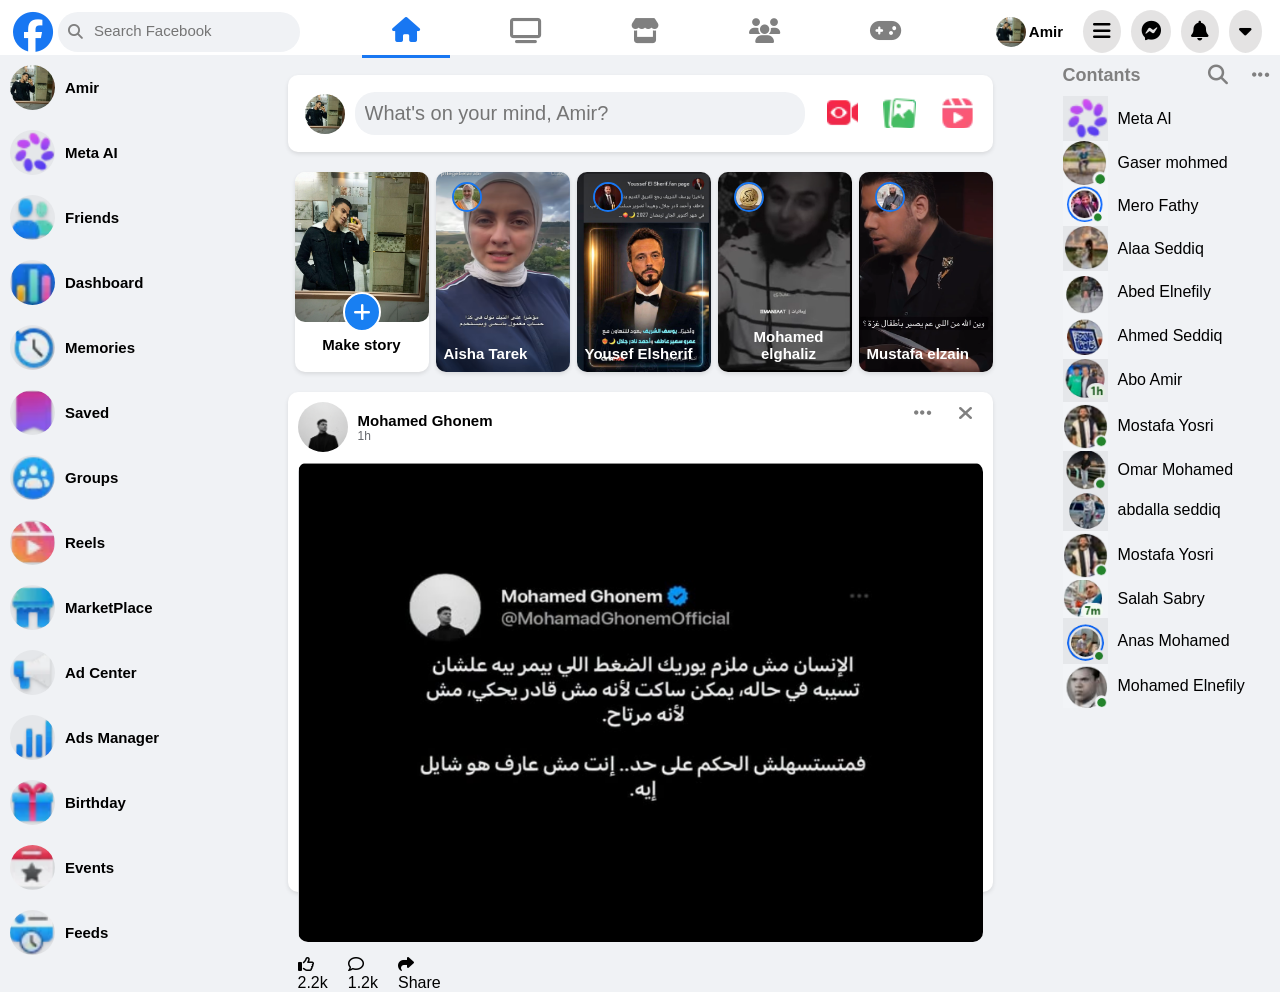
<file: index.html>
<!doctype html>
<html lang="en">
  <head>
    <meta charset="UTF-8" />

    <link
      rel="shortcut icon"
      href="img/icons8-facebook-48.png"
      type="image/x-icon"
    />

    <meta name="viewport" content="width=device-width, initial-scale=1.0" />

    <link
      rel="stylesheet"
      href="https://cdnjs.cloudflare.com/ajax/libs/font-awesome/6.5.2/css/all.min.css"
    />

    <link rel="stylesheet" href="style.css" />

    <title>Facebook</title>
  </head>

  <body>

    <!-- Navbar -->
    <nav>
      <div class="nav-left">
        <i class="fa-brands fa-facebook"></i>

        <div class="search">
          <input type="text" placeholder="Search Facebook" />
          <i class="fa-solid fa-magnifying-glass"></i>
        </div>
      </div>

      <div class="nav-middle">
        <a href="#" class="active">
          <i class="fa-solid fa-house"></i>
        </a>

        <a href="#">
          <i class="fas fa-tv"></i>
        </a>

        <a href="#">
          <i class="fas fa-store"></i>
        </a>

        <a href="#">
          <i class="fa-solid fa-users"></i>
        </a>

        <a href="#">
          <i class="fa-solid fa-gamepad"></i>
        </a>
      </div>

      <div class="nav-right">
        <div class="profile">
          <img
            src="img/my photo.jpg"
            width="50px"
            alt="user profile picture"
          />
          <p>Amir</p>
        </div>

        <a href="#">
          <i class="fa-solid fa-bars"></i>
        </a>

        <a href="#">
          <i class="fa-brands fa-facebook-messenger"></i>
        </a>

        <a href="#">
          <i class="fa-solid fa-bell"></i>
        </a>

        <a href="#">
          <i class="fa-solid fa-caret-down"></i>
        </a>
      </div>
    </nav>


    <!-- Main Section -->
    <section class="sec-all">

      <!-- Left Side -->
      <div class="left-side">
        <ul>

          <li>
            <img
              src="img/my photo.jpg"
              class="user-profile"
              alt="user"
              width="60px"
            />
            <p>Amir</p>
          </li>

          <li>
            <img src="img/meta ai.png" alt="user" width="45px" />
            <p>Meta AI</p>
          </li>

          <li>
            <img src="img/friends.png" alt="user" width="45px" />
            <p>Friends</p>
          </li>

          <li>
            <img src="img/dashboard.png" alt="user" width="45px" />
            <p>Dashboard</p>
          </li>

          <li>
            <img src="img/memories.png" alt="user" width="45px" />
            <p>Memories</p>
          </li>

          <li>
            <img src="img/saved.png" alt="user" width="45px" />
            <p>Saved</p>
          </li>

          <li>
            <img src="img/groups.png" alt="user" width="45px" />
            <p>Groups</p>
          </li>

          <li>
            <img src="img/reels.png" alt="user" width="45px" />
            <p>Reels</p>
          </li>

          <li>
            <img src="img/market place.png" alt="user" width="45px" />
            <p>MarketPlace</p>
          </li>

          <li>
            <img src="img/ad center.png" alt="user" width="45px" />
            <p>Ad Center</p>
          </li>

          <li>
            <img src="img/ads manger.png" alt="user" width="45px" />
            <p>Ads Manager</p>
          </li>

          <li>
            <img src="img/birthday.png" alt="user" width="45px" />
            <p>Birthday</p>
          </li>

          <li>
            <img src="img/events.png" alt="user" width="45px" />
            <p>Events</p>
          </li>

          <li>
            <img src="img/feeds.png" alt="user" width="45px" />
            <p>Feeds</p>
          </li>

          <li>
            <img src="img/gaming video.png" alt="user" width="45px" />
            <p>Gaming Video</p>
          </li>

        </ul>
      </div>


      <!-- Middle -->
      <div class="middle">

        <!-- Create Post -->
        <div class="container1">

          <div class="mind">
            <img src="img/my photo.jpg" alt="user" width="50px" />

            <input
              type="text"
              placeholder="What's on your mind, Amir?"
            />
          </div>

          <a href="#">
            <img src="img/live video.png" alt="Live Video" />
          </a>

          <a href="#">
            <img src="img/photo.png" alt="photo" />
          </a>

          <a href="#">
            <img src="img/video.png" alt="video" />
          </a>

        </div>


        <!-- Stories -->
        <div class="container">

          <!-- My Story -->
          <div class="first-left">

            <img
              class="first-img"
              src="img/my photo.jpg"
              alt="story"
              width="200px"
            />

            <a href="#">
              <i class="fa-solid fa-plus icons"></i>
            </a>

            <p>Make story</p>

          </div>


          <!-- Story 1 -->
          <div class="first-left second2">

            <a href="#">
              <img
                src="img/story img small1.jpg"
                class="small"
                alt="story"
              />
            </a>

            <img
              width="200px"
              height="325px"
              class="first-img second"
              src="img/story img larg1.png"
              alt="story"
            />

            <p>Aisha Tarek</p>

          </div>


          <!-- Story 2 -->
          <div class="first-left second2">

            <a href="#">
              <img
                src="img/story img small2.jpg"
                class="small"
                alt="story"
              />
            </a>

            <img
              width="200px"
              height="325px"
              class="first-img second"
              src="img/story img larg2.png"
              alt="story"
            />

            <p>Yousef Elsherif</p>

          </div>


          <!-- Story 3 -->
          <div class="first-left second2">

            <a href="#">
              <img
                src="img/story img small3.jpg"
                class="small"
                alt="story"
              />
            </a>

            <img
              width="200px"
              height="325px"
              class="first-img second"
              src="img/story img larg3.png"
              alt="story"
            />

            <p>Mohamed elghaliz</p>

          </div>


          <!-- Story 4 -->
          <div class="first-left second2">

            <a href="#">
              <img
                src="img/story img small4.jpg"
                class="small"
                alt="story"
              />
            </a>

            <img
              width="200px"
              height="325px"
              class="first-img second"
              src="img/story img larg4.png"
              alt="story"
            />

            <p>Mustafa elzain</p>

          </div>

        </div>


        <!-- Post -->
        <div class="post1">

          <!-- Post Header -->
          <div class="top">

            <div class="postimg">

              <img
                src="img/mo.ghonem.jpg"
                alt="user"
                width="50px"
              />

              <div class="user-info">

                <p class="user-name">
                  Mohamed Ghonem
                </p>

                <span class="post-time">
                  1h
                </span>

              </div>

            </div>


            <div class="icons2">

              <a href="#">
                <i class="fa-solid fa-ellipsis"></i>
              </a>

              <a href="#">
                <i class="fa-solid fa-xmark"></i>
              </a>

            </div>

          </div>


          <!-- Post Image -->
          <a href="#">
            <img
              src="img/post4.png"
              class="post-img"
              alt="post image"
              width="100%"
            />
          </a>


          <!-- Reactions -->
          <div class="react">

            <div class="like">
              <i class="fa-regular fa-thumbs-up"></i>
              <p>2.2k</p>
            </div>

            <div class="comment">
              <i class="fa-regular fa-comment"></i>
              <p>1.2k</p>
            </div>

            <div class="share">
              <i class="fa-solid fa-share"></i>
              <p>Share</p>
            </div>

          </div>

        </div>
        <!-- End Post -->

      </div>
      <!-- End Middle -->


      <!-- Right Side -->
      <div class="right-side">
        <div class="contant">
          <div class="cont">
            <p>Contants</p>
          </div>
          <div class="icons3">
        <i class="fa-solid fa-magnifying-glass"></i>
        <i class="fa-solid fa-ellipsis"></i>
          </div>

        </div>
        <ul class="users">

         

          <li>
            <img src="img/meta ai.png" alt="user" width="45px" />
            <p>Meta AI</p>
          </li>

          <li>
            <img src="img/gaser.png" alt="user" width="45px" />
            <p>Gaser mohmed</p>
          </li>

          <li>
            <img src="img/merofathy.png" alt="user" width="45px" />
            <p>Mero Fathy</p>
          </li>

          <li>
            <img src="img/alaa seddiq.png" alt="user" width="45px" />
            <p>Alaa Seddiq</p>
          </li>

          <li>
            <img src="img/abed elnefeily.png" alt="user" width="45px" />
            <p>Abed Elnefily</p>
          </li>

          <li>
            <img src="img/ahmed seddiq.png" alt="user" width="45px" />
            <p>Ahmed Seddiq</p>
          </li>

          <li>
            <img src="img/abo amir.png" alt="user" width="45px" />
            <p>Abo Amir</p>
          </li>

          <li>
            <img src="img/mostafa yosri.png" alt="user" width="45px" />
            <p>Mostafa Yosri</p>
          </li>
          <li>
            <img src="img/omar mohamed.png" alt="user" width="45px" />
            <p>Omar Mohamed</p>
          </li>
          <li>
            <img src="img/abdalla seddiq.png" alt="user" width="45px" />
            <p>abdalla seddiq</p>
          </li>
          <li>
            <img src="img/mostafa yosri.png" alt="user" width="45px" />
            <p>Mostafa Yosri</p>
          </li>
          <li>
            <img src="img/salah sabry.png" alt="user" width="45px" />
            <p>Salah Sabry</p>
          </li>
          <li>
            <img src="img/anas mohmed.png" alt="user" width="45px" />
            <p>Anas Mohamed</p>
          </li>
          <li>
            <img src="img/mohmed elnefily.png" alt="user" width="45px" />
            <p>Mohamed Elnefily</p>
          </li>
        </ul>

      </div>

    </section>
    <!-- End Main Section -->

  </body>
</html>
</file>
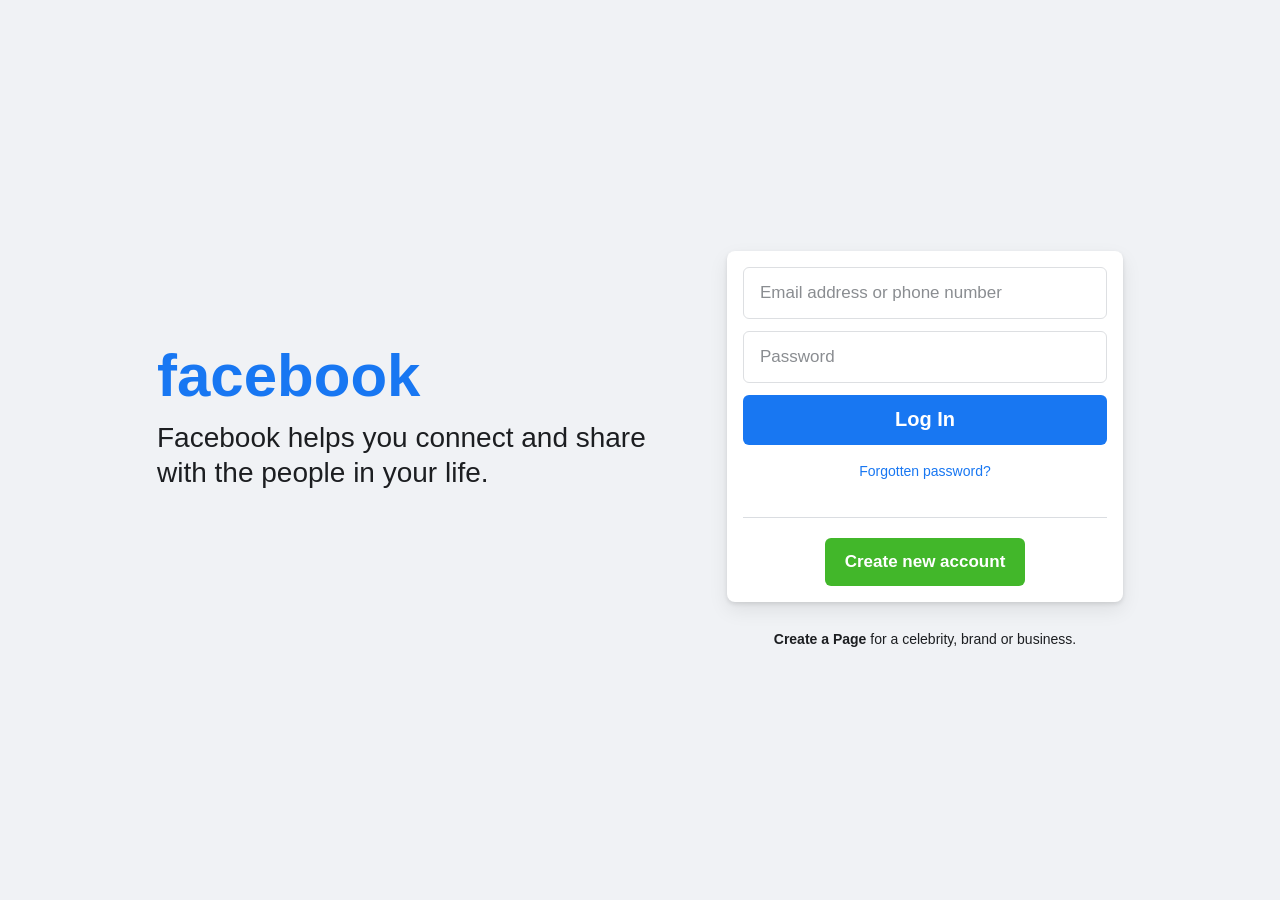
<file: form.html>
<!DOCTYPE html>
<html lang="en">
<head>
    <meta charset="UTF-8">
    <meta name="viewport" content="width=device-width, initial-scale=1.0">

    <link rel="stylesheet" href="style.css">

    <title>Facebook - Log In</title>
</head>

<body>

    <main class="login-page">

        <section class="facebook-info">
            <h1>facebook</h1>

            <p>
                Facebook helps you connect and share
                with the people in your life.
            </p>
        </section>


        <section class="login-section">

            <div class="login-box">

                <form action="index.html" method="post">

                    <input required
                        type="email"
                        placeholder="Email address or phone number"
                    >

                    <input required
                        type="password"
                        placeholder="Password"
                    >

                    <button class="login-btn" type="submit">
                        Log In
                    </button>

                    <a href="#" class="forgot-password">
                        Forgotten password?
                    </a>

                    <div class="line"></div>

                    <button class="create-account" type="button">
                        Create new account
                    </button>

                </form>

            </div>


            <p class="create-page">
                <a href="#">Create a Page</a>
                for a celebrity, brand or business.
            </p>

        </section>

    </main>

</body>
</html>
</file>
<file: style.css>
*{
    margin: 0;
    padding: 0;
    box-sizing: border-box;
}
nav{
    width: 100%;
    height: 55px;
    background-color: #fff;
    display: flex;
    align-items: center;
    justify-content: space-between;
    padding: 8px 13px 0px 13px;
    box-shadow: 0 2px 4px rgba(0, 0, 0, 0.1);
    /* position: fixed; */
}
.nav-left{
    display: flex;

}
.nav-left .fa-facebook{
    color: #1877f2;
    font-size: 40px;

}
.search{
    position: relative;

}
.search .fa-solid{
    color: gray;
    position: absolute;
    font-size: 15px;
    left: 15px;
    top: 12px;
}
.search input{
    border: none;
    margin-left: 5px;
    background-color: #f0f2f5;
    padding: 7px 16px 9px 36px;
    border-radius: 50px;
    color: gray;
    font-size: 15px;
    height: 40px;
}
.search input:focus{
    outline: none;
}
.nav-middle{
    display: flex;
    align-items: center;
    /* justify-content: center; */
    /* gap: 20px; */
}
.nav-middle a{
    text-decoration: none;
    color: gray;
    font-size: 25px;
    margin: 0px 15px;
    padding: 10px 30px;

}
.nav-middle a:hover{
    background-color: #f0f2f5;
    border-radius: 10px;
}
.nav-middle a.active{
    color: #1877f2;
    border-bottom: 3px solid #1877f2;
}
.nav-right{
    display: flex;

    align-items: center;
}
.profile{
    display: flex;
    align-items: center;
    margin-right: 5px;
    padding: 2px 10px 2px 2px;

}
.profile img{
    width: 30px;
    height: 30px;
    border-radius: 50%;
}
.nav-right .profile p{
    color: black;
    font-size: 15px;
    font-weight: bold;
    margin-left: 3px;
}
.nav-right a{
    text-decoration: none;
    color: black;
    background-color: rgba(213, 212, 212, 0.634);
    font-size: 20px;
    margin:  5px;
    padding: 10px 10px;
    border-radius: 50%;
}
.sec-all{
    display: flex;
    justify-content: space-between;
    background-color: #f0f2f5;
}
.left-side{
    background-color: #f0f2f5;
    width: 25%;
    height: 100vh;
    overflow: hidden;

}
.left-side:hover{
    overflow: scroll;
}
.left-side li{
    display: flex;
    align-items: center;
    padding: 10px 0px 10px 10px;

}
.left-side li img{
    width: 45px;
    height: 45px;
    border-radius: 50%;
}
.left-side li p{
    font-size: 15px;
    font-weight: bold;
    margin-left: 10px;
}
.middle{
    padding: 0px 70px;
    /* margin-right: px; */
    /* margin-top: 60px; */

}
.container{
    display: flex;
    margin-top: 20px;
    /* margin-right: 200px; */
}
.first-left{
    width: 100%;
    height: 200px;
    background-color: #fff;
    /* overflow: hidden; */
    margin-left: 7px;
    border-radius: 10px;
    box-shadow: 0 2px 4px rgba(0, 0, 0, 0.1);
    position: relative;


}
.first-left .icons{
    font-size: 20px;
    background-color: #187ff2;
    color: #fff;
    padding: 8px;
    border-radius: 50%;
    border: 2px solid white;
    position: absolute;
    top: 70%;
    left: 50%;
    transform: translate(-50%, -50%);

}
.first-left .icons:hover{
    background-color: #1877f2;
    color: #fff;
    cursor: pointer;
}
.first-left p{
    font-size: 15px;
    font-weight: bold;
    text-align: center;
    margin-top: 10px;
    color: rgb(0, 0, 0);
}
.first-left .first-img{
    width: 100%;
    height: 150px;
    border-radius: 10px;
    /* position: relative; */
}
.second2{
    position: relative;
}
.second2 .small{
    position: absolute;
    top: 10px;
    left: 16px;
    width: 30px;
    height: 30px;
    border-radius: 50%;
    border: 2px solid #1877f2;
}
.second2 .second{
    height: 100%;
}
.second2 p{
    position: absolute;
    bottom: 10px;
    left: 8px;
    color: #fff;
}
.container1{
    display: flex;
    align-items: center;
    padding: 7px;
    background-color: #fff;
    border-radius: 10px;
    box-shadow: 0 2px 4px rgba(0, 0, 0, 0.1);
    margin-top: 20px;
}
.mind{
    display: flex;
    align-items: center;
    padding: 10px;
    border-radius: 10px;
}
.mind img{
    width: 40px;
    height: 40px;
    border-radius: 50%;
}
.mind input{
    border: none;
    outline: none;
    background-color: #f0f2f5;
    padding: 10px;
    width: 450px;   
    border-radius: 20px;
    margin-left: 10px;
    font-size: 20px;
}
.container1 a{
    margin: 0px 10px;
}
.post1{
    background-color: #fff;
    margin-top: 20px;
    padding: 10px;
    border-radius: 10px;
    box-shadow: 0 2px 4px rgba(0, 0, 0, 0.1);
    height: 500px;
}
.top{
    display: flex;
    justify-content: space-between;
}
.postimg{
    display: flex;
    align-items: center;
}
.postimg img{
    width: 50px;
    height: 50px;
    border-radius: 50%;
}

.user-info {
  display: flex;
  flex-direction: column; /* جعل العناصر تحت بعضها */
  margin-left: 10px;      /* مسافة بين صورة البروفايل والاسم */
}

.user-name {
  margin: 0;
  font-weight: bold;
  font-size: 15px;
}

.post-time {
  font-size: 12px;
  color: #65676b;         /* لون رمادي خفيف زي فيسبوك */
}
.icons2 a{
    color: gray;
    text-decoration: none;
    margin: 0px 10px;
    font-size: 20px;

}
.post-img{
    width: 100%;
    height: 100%;
    margin-top: 10px;
    border-radius: 10px;
}
.react{
    display: flex;
    margin-top: 10px;
    gap: 20px;
}
.right-side{
    background-color: #f0f2f5;
    width: 25%;
    height: 100vh;
    overflow: hidden;
    
}
.right-side:hover{
    overflow: scroll;
}
.contant{
    display: flex;
    justify-content: space-between;
        margin: 10px 0px;

    
}
.contant p{
    font-size: 18px;
    font-weight: bold;
    color: gray;
    margin-right: 10px;

}
.icons3 .fa-solid{
    text-decoration: none;
    color: grey;  
    font-size: 20px;
    margin: 0px 10px;

}
.users li{
    display: flex;
    align-items: center;
    gap: 10px;
}


body {
    font-family: Arial, Helvetica, sans-serif;
    background-color: #f0f2f5;
}

.login-page {
    min-height: 100vh;

    display: flex;
    align-items: center;
    justify-content: center;

    gap: 70px;

    padding: 20px;
}


/* =========================
   Facebook Information
========================= */

.facebook-info {
    width: 500px;
    margin-top: -70px;
}

.facebook-info h1 {
    color: #1877f2;

    font-size: 60px;
    font-weight: bold;

    margin-bottom: 10px;
}

.facebook-info p {
    font-size: 28px;
    line-height: 1.25;

    color: #1c1e21;
}


/* =========================
   Login Section
========================= */

.login-section {
    width: 396px;

    text-align: center;
}


/* =========================
   Login Box
========================= */

.login-box {
    background-color: #fff;

    padding: 16px;

    border-radius: 8px;

    box-shadow:
        0 2px 4px rgba(0, 0, 0, 0.1),
        0 8px 20px rgba(0, 0, 0, 0.08);
}

.login-box form {
    display: flex;
    flex-direction: column;
}


/* =========================
   Inputs
========================= */

.login-box input {
    width: 100%;
    height: 52px;

    border: 1px solid #dddfe2;
    border-radius: 6px;

    padding: 0 16px;

    font-size: 17px;

    margin-bottom: 12px;

    outline: none;
}

.login-box input:focus {
    border-color: #1877f2;

    box-shadow:
        0 0 0 2px rgba(24, 119, 242, 0.15);
}

.login-box input::placeholder {
    color: #8a8d91;
}


/* =========================
   Login Button
========================= */

.login-btn {
    height: 50px;

    border: none;
    border-radius: 6px;

    background-color: #1877f2;
    color: white;

    font-size: 20px;
    font-weight: bold;

    cursor: pointer;

    transition: 0.2s;
}

.login-btn:hover {
    background-color: #166fe5;
}


/* =========================
   Forgotten Password
========================= */

.forgot-password {
    display: block;

    color: #1877f2;

    font-size: 14px;

    text-decoration: none;

    margin: 18px 0;
}

.forgot-password:hover {
    text-decoration: underline;
}


/* =========================
   Line
========================= */

.line {
    height: 1px;

    background-color: #dadde1;

    margin: 20px 0;
}


/* =========================
   Create Account
========================= */

.create-account {
    background-color: #42b72a;
    color: white;

    border: none;
    border-radius: 6px;

    height: 48px;

    padding: 0 20px;

    font-size: 17px;
    font-weight: bold;

    cursor: pointer;

    margin: auto;
}

.create-account:hover {
    background-color: #36a420;
}


/* =========================
   Create Page
========================= */

.create-page {
    font-size: 14px;

    color: #1c1e21;

    margin-top: 28px;

    line-height: 1.4;
}

.create-page a {
    color: #1c1e21;

    font-weight: bold;

    text-decoration: none;
}

.create-page a:hover {
    text-decoration: underline;
}


/* =========================
   Responsive
========================= */

@media (max-width: 900px) {

    .login-page {
        flex-direction: column;

        gap: 20px;
    }

    .facebook-info {
        width: 396px;

        text-align: center;

        margin-top: 0;
    }

    .facebook-info h1 {
        font-size: 50px;
    }

    .facebook-info p {
        font-size: 20px;
    }
}


@media (max-width: 450px) {

    .login-page {
        padding: 15px;
    }

    .facebook-info,
    .login-section {
        width: 100%;
        max-width: 396px;
    }

    .facebook-info h1 {
        font-size: 45px;
    }

    .facebook-info p {
        display: none;
    }
}
</file>
